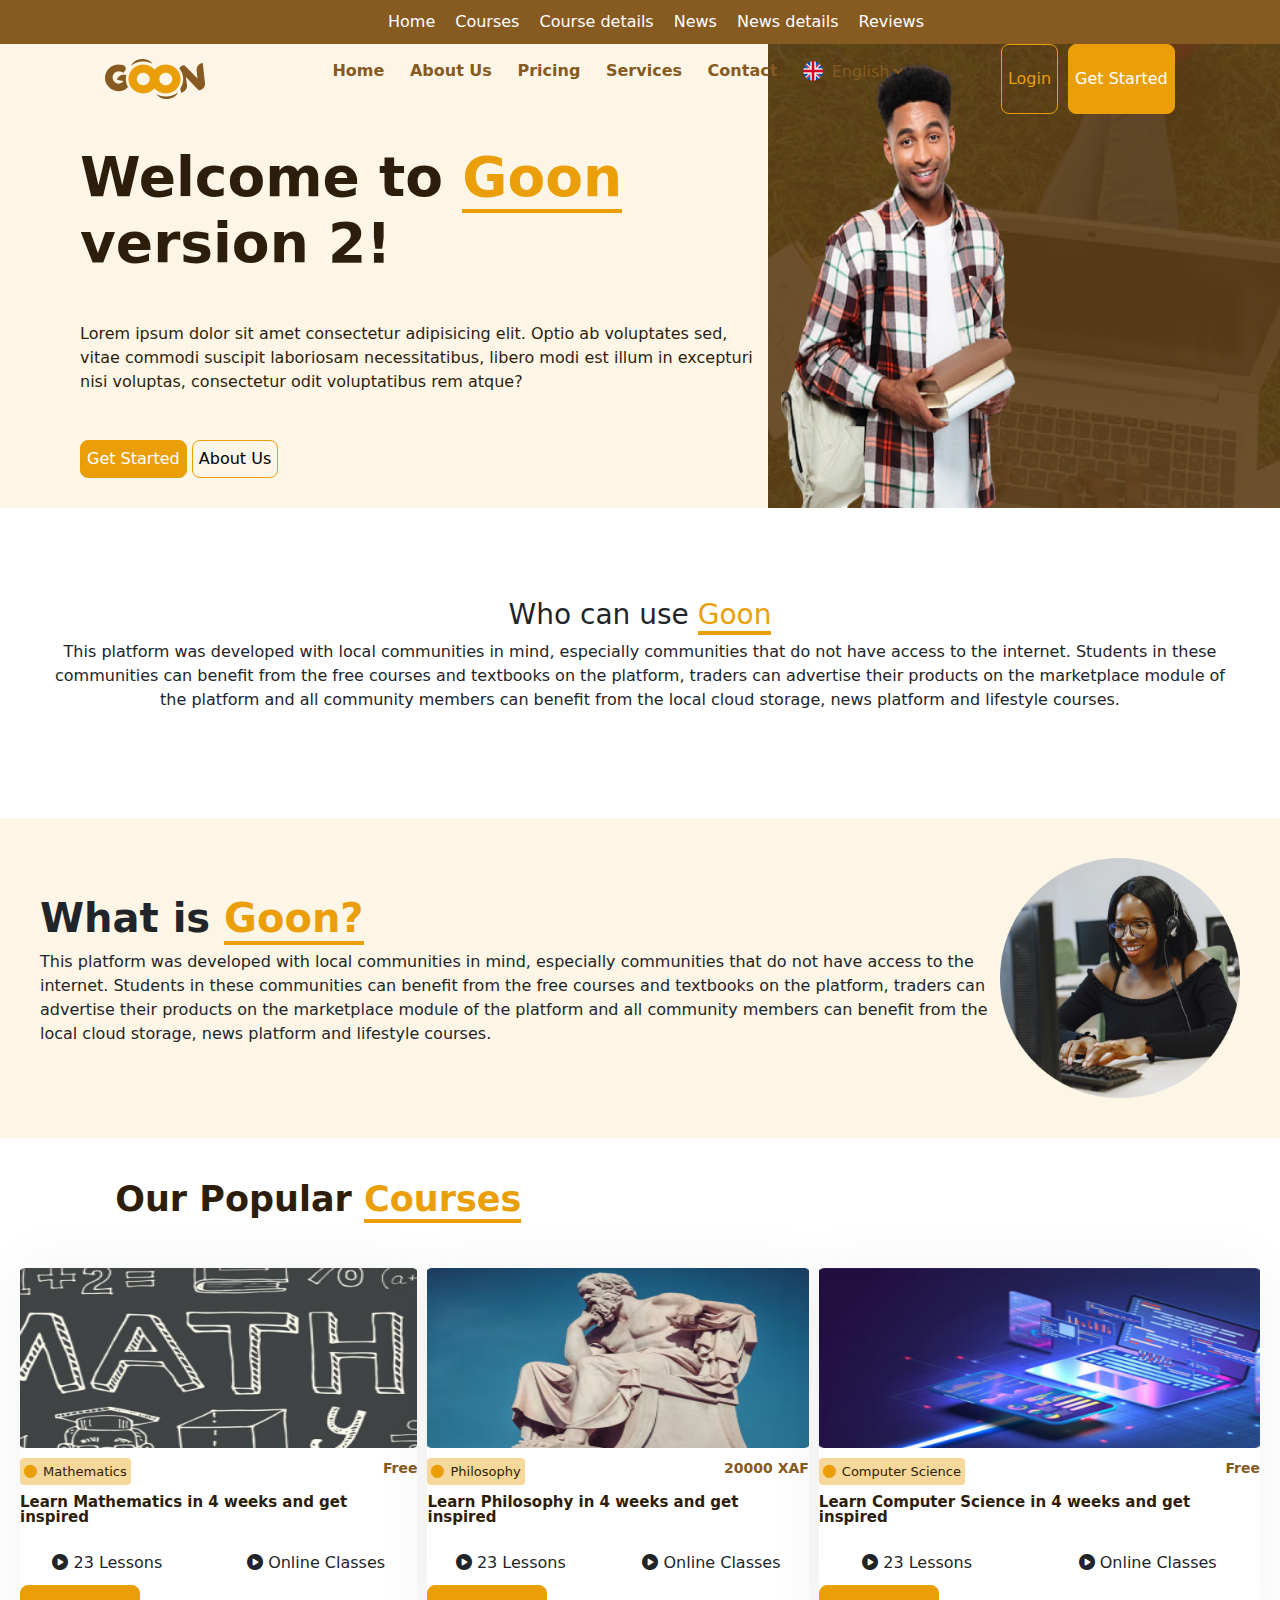
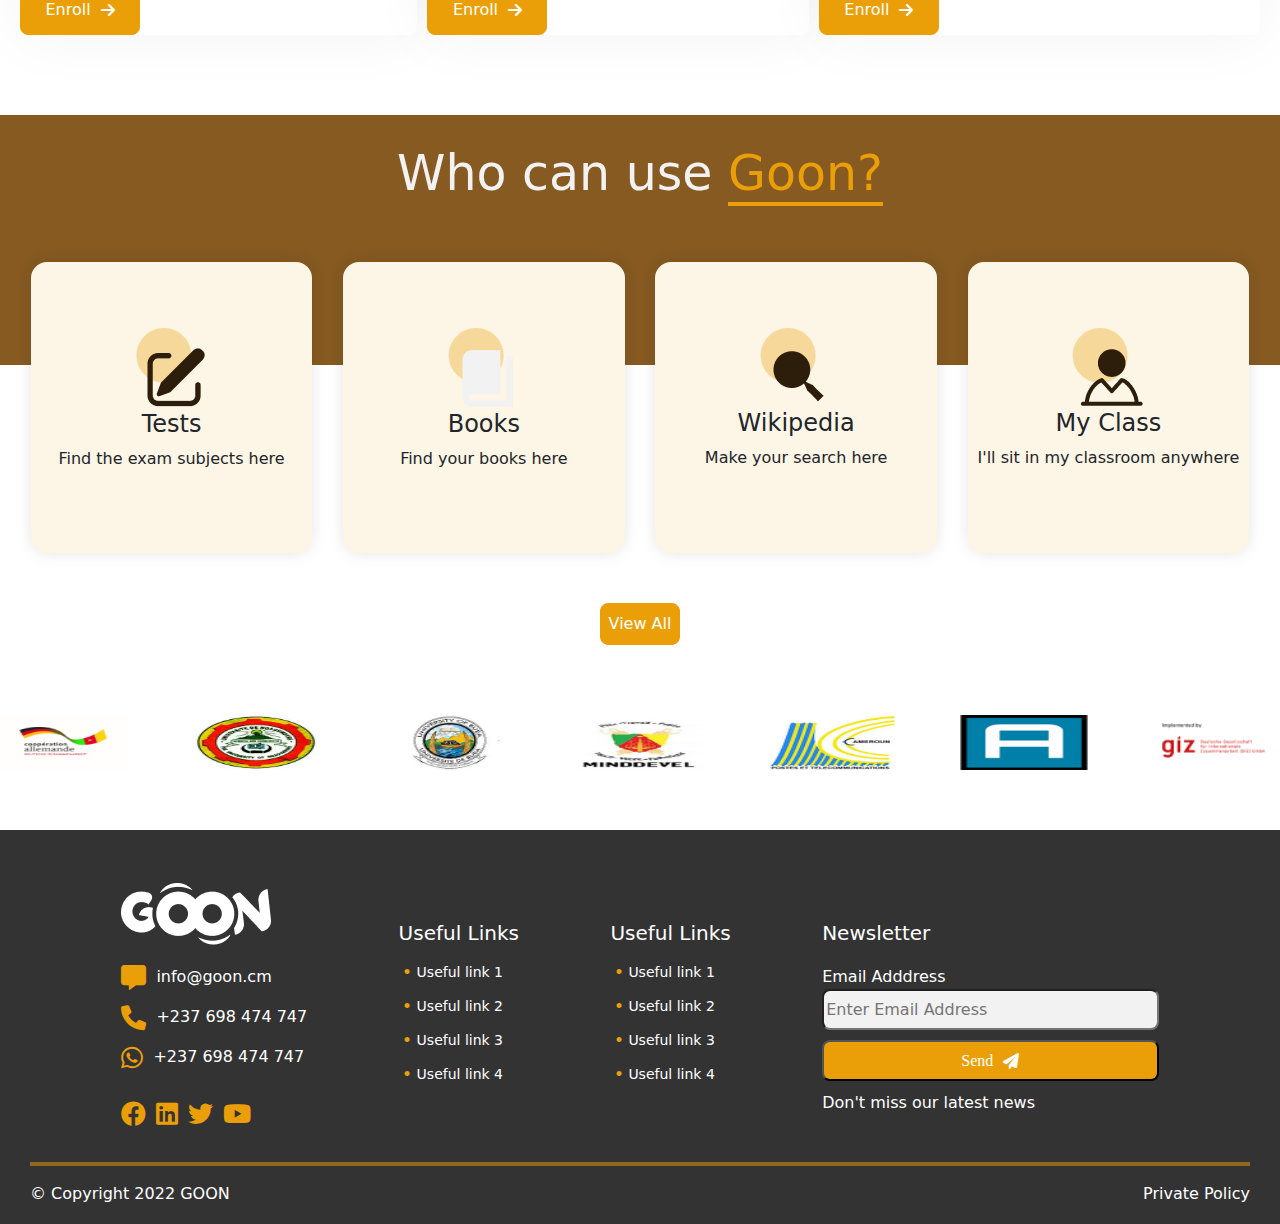
<file: index.html>
<!DOCTYPE html>
<html lang="en">

<head>
    <meta charset="UTF-8">
    <meta http-equiv="X-UA-Compatible" content="IE=edge">
    <meta name="viewport" content="width=device-width, initial-scale=1.0">
    <title>E-learning homepage</title>
    <link rel="stylesheet" href="/styles/style.css">
    <!-- <link rel="stylesheet" href="/bootstrap/css/bootstrap.min.css"> -->
    <link href="https://cdn.jsdelivr.net/npm/bootstrap@5.2.1/dist/css/bootstrap.min.css" rel="stylesheet"
        integrity="sha384-iYQeCzEYFbKjA/T2uDLTpkwGzCiq6soy8tYaI1GyVh/UjpbCx/TYkiZhlZB6+fzT" crossorigin="anonymous">
    <link rel="stylesheet" href="/fontawesome/css/all.min.css">
    <script src="script/javascript.js"></script>
</head>

<body>
    <div w3-include-html="homepage.html"></div>
    <section class="section-1">
        <div w3-include-html="header.html" class="main-header"></div>
        <div class="welcome">
            <div class="space">

            </div>
            <p class="goon-2">Welcome to <span class="goon-span"> Goon</span> version 2!</p>
            <p class="lorem">Lorem ipsum dolor sit amet consectetur adipisicing elit. Optio ab
                voluptates sed, vitae commodi suscipit laboriosam necessitatibus, libero modi
                est illum in excepturi nisi voluptas, consectetur odit voluptatibus rem atque?</p>
            <div class="section-buttons">
                <button class="get-started-header">Get Started</button>
                <button class="login-button">About Us</button>
            </div>
        </div>
        <div>
            <img src="/images/image1.png" class="image-1">
        </div>
    </section>

    <div class="space">

    </div>

    <section class="secto">
        <h3>Who can use <span class="goon-span">Goon</span></h3>
        <p class="para-2">This platform was developed with local communities in mind,
            especially communities that do not have access to the internet.
            Students in these communities can benefit from the free courses
            and textbooks on the platform, traders can advertise their products
            on the marketplace module of the platform and all community members
            can benefit from the local cloud storage, news platform and lifestyle courses.</p>
    </section>

    <div class="space">

    </div>

    <section class="section-2">
        <div>
            <h3>What is <span class="goon-span">Goon?</span></h3>
            <p>This platform was developed with local communities in mind,
                especially communities that do not have access to the internet.
                Students in these communities can benefit from the free courses
                and textbooks on the platform, traders can advertise their products
                on the marketplace module of the platform and all community members
                can benefit from the local cloud storage, news platform and lifestyle courses.</p>
        </div>
        <div>
            <img src="/images/Ellipse 2.png">
        </div>
    </section>

    <!-- boodies bodies bodies for Vitz -->

    <div class="space">

    </div>

    <section class="section-3">
        <div>
            <h3>Our Popular <span class="goon-span">Courses</span></h3>
        </div>

        <div class="section-3-content">
            <div class="course">
                <img src="/images/Rectangle 5.png" alt="" class="rectangle">
                <div class="maths-content">
                    <div>
                        <a class="mathsfree" role="button" href="#">
                            <i class="fas fa-circle"></i>Mathematics
                        </a>
                    </div>
                    <div>Free </div>
                </div>
                <div class="mathspara">
                    <p>Learn Mathematics in 4 weeks and get inspired</p>
                </div>
                <div class="maths-content-2">
                    <div><i class="fa-solid fa-circle-play"></i> 23 Lessons</div>
                    <div><i class="fa-solid fa-circle-play"></i> Online Classes</div>
                </div>
                <a class="maths-enroll" role="button" href="#">
                    Enroll <i class="fa-solid fa-arrow-right"></i>
                </a>
            </div>

            <div class="course">
                <img src="/images/Rectangle 5 (1).png" alt="" class="rectangle">
                <div class="maths-content">
                    <div>
                        <a class="mathsfree" role="button" href="#">
                            <i class="fas fa-circle"></i> Philosophy
                        </a>
                    </div>
                    <div>20000 XAF</div>
                </div>
                <div class="mathspara">
                    <p>Learn Philosophy in 4 weeks and get inspired</p>
                </div>
                <div class="maths-content-2">
                    <div><i class="fa-solid fa-circle-play"></i> 23 Lessons</div>
                    <div><i class="fa-solid fa-circle-play"></i> Online Classes</div>
                </div>
                <a class="maths-enroll" role="button" href="#">
                    Enroll <i class="fa-solid fa-arrow-right"></i>
                </a>
            </div>

            <div class="course">
                <img src="/images/Rectangle 5 (2).png" alt="" class="rectangle">
                <div class="maths-content">
                    <div>
                        <a class="mathsfree" role="button" href="#">
                            <i class="fas fa-circle"></i>Computer Science
                        </a>
                    </div>
                    <div>Free </div>
                </div>
                <div class="mathspara">
                    <p>Learn Computer Science in 4 weeks and get inspired</p>
                </div>
                <div class="maths-content-2">
                    <div><i class="fa-solid fa-circle-play"></i> 23 Lessons</div>
                    <div><i class="fa-solid fa-circle-play"></i> Online Classes</div>
                </div>
                <a class="maths-enroll" role="button" href="#">
                    Enroll <i class="fa-solid fa-arrow-right"></i>
                </a>
            </div>
        </div>
    </section>

    <div class="space">

    </div>

    <section class="section-4">
        <div class="section_courses">
            <div class="section-title">
                <h3>Who can use <span class="goon-span">Goon?</span></h3>
            </div>
            <div class="courses">
                <div class="columns">
                    <div class="cols">
                        <img src="/images/Group 1.png" alt="">
                        <h4 class="col-h">Tests</h4>
                        <p class="col-para">Find the exam subjects here</p>
                    </div>
                    <div class="cols">
                        <img src="/images/Group 1 (1).png" alt="">
                        <h4 class="col-h">Books</h4>
                        <p class="col-para">Find your books here</p>
                    </div>
                    <div class="cols">
                        <img src="/images/Group 1 (2).png" alt="">
                        <h4 class="col-h">Wikipedia</h4>
                        <p class="col-para">Make your search here</p>
                    </div>
                    <div class="cols">
                        <img src="/images/Group 1 (3).png" alt="">
                        <h4 class="col-h">My Class</h4>
                        <p class="col-para">I'll sit in my classroom anywhere</p>
                    </div>
                </div>
                <div class="cta">
                    <a class="view-all" role="button" href="courses.html">
                        View All
                    </a>
                </div>
            </div>
        </div>
    </section>

    <section class="imgs">
        <img src="/images/image 3.png" alt="">
        <img src="/images/image 4.png" alt="">
        <img src="/images/image 5.png" alt="">
        <img src="/images/image 6.png" alt="">
        <img src="/images/image 7.png" alt="">
        <img src="/images/image 8.png" alt="">
        <img src="/images/image 9.png" alt="">
    </section>

    <div class="space">

    </div>

    <div w3-include-html="footer.html"></div>
    <script>
        includeHTML();
    </script>
</body>

</html>
</file>
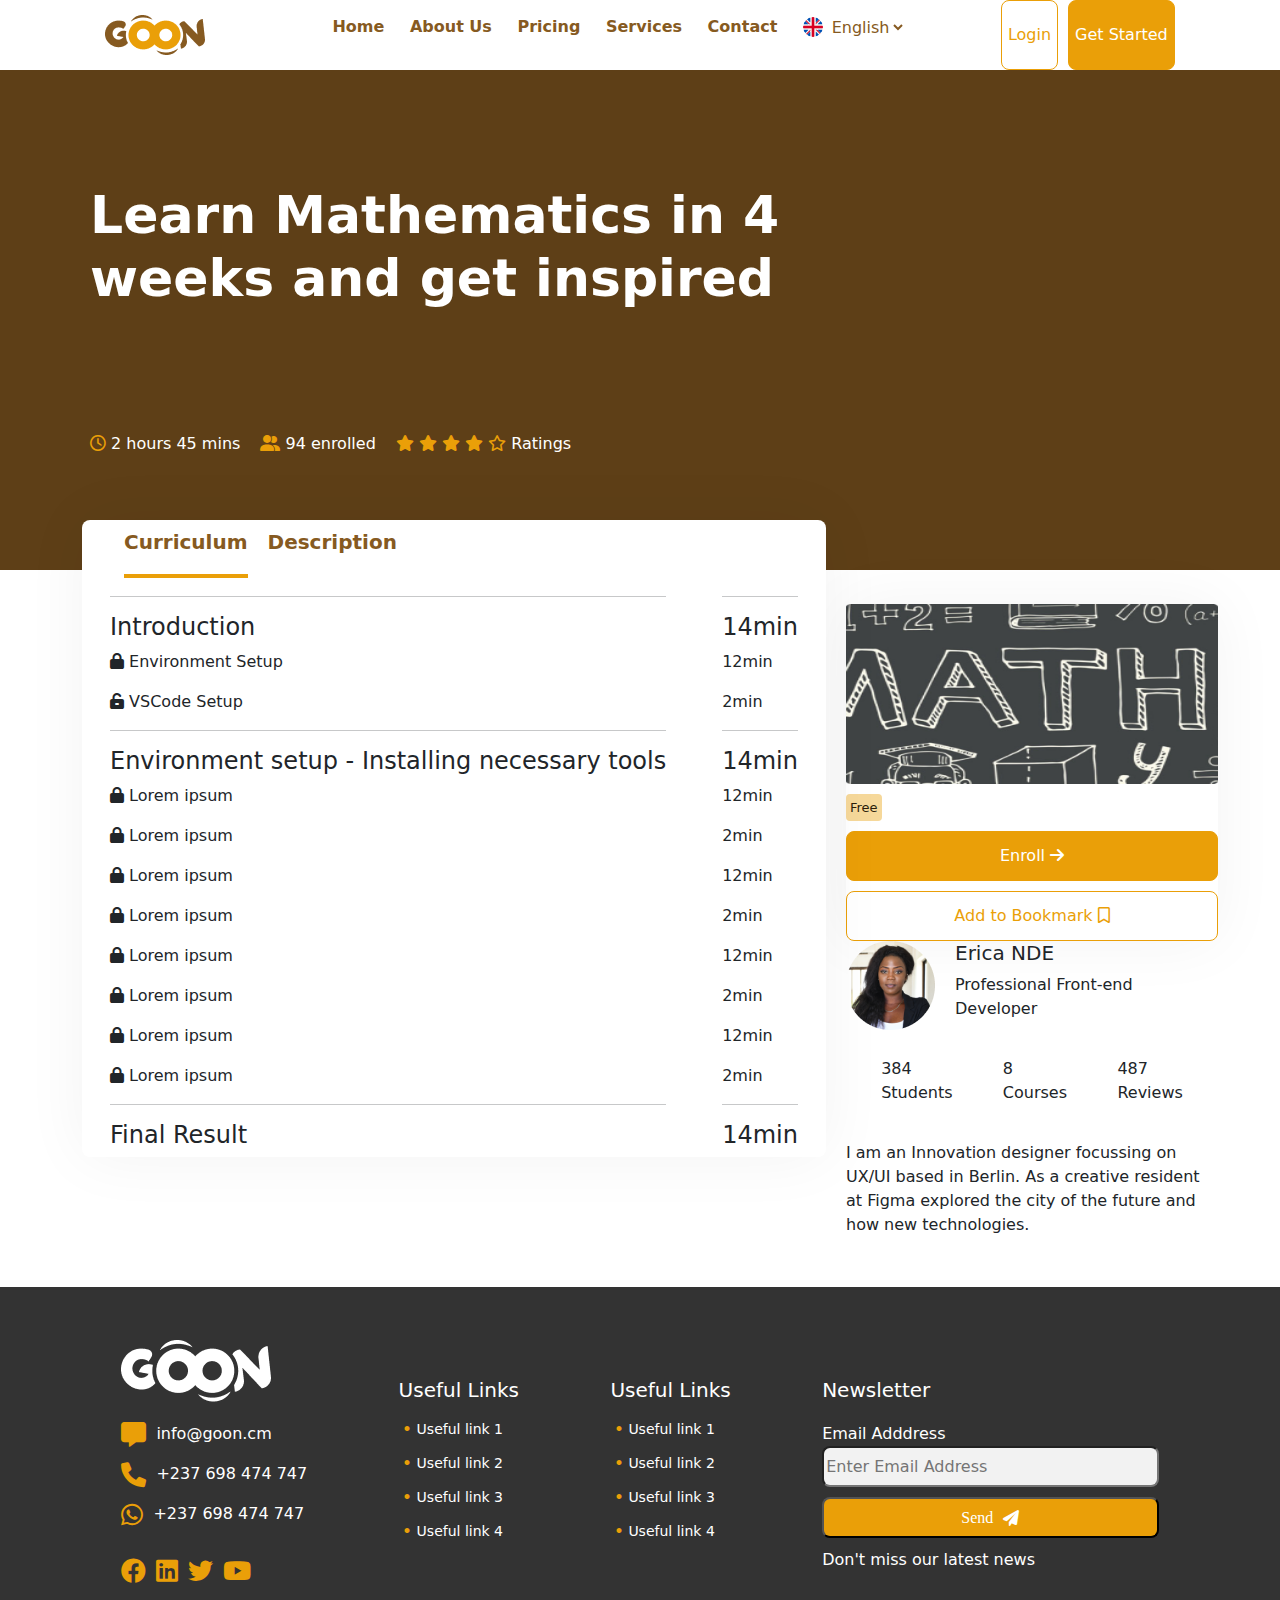
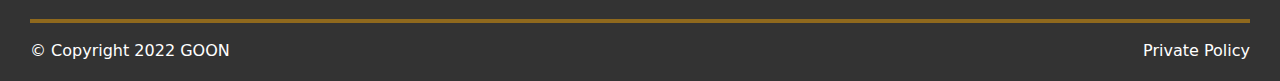
<file: course details.html>
<!DOCTYPE html>
<html lang="en">

<head>
    <meta charset="UTF-8">
    <meta http-equiv="X-UA-Compatible" content="IE=edge">
    <meta name="viewport" content="width=device-width, initial-scale=1.0">
    <title>Course Details</title>
    <link rel="stylesheet" href="/styles/style.css">
    <link rel="stylesheet" href="/styles/course-details.css">
    <link rel="stylesheet" href="/bootstrap/css/bootstrap.min.css">
    <link rel="stylesheet" href="/fontawesome/css/all.min.css">
    <script src="/script/javascript.js"></script>
</head>

<body>
    <div w3-include-html="header.html" class="top-header"></div>

    <div class="course-details-1">
        <h3>Learn Mathematics in 4<br> weeks and get inspired</h3>
        <div class="course-info">
            <div>
                <i class="fa-regular fa-clock"></i> 2 hours 45 mins 
            </div>
            <div>
                <i class="fa-solid fa-user-group"></i> 94 enrolled 
            </div>
            <div>
                <i class="fa-solid fa-star"></i> <i class="fa-solid fa-star"></i> <i class="fa-solid fa-star"></i> <i
                    class="fa-solid fa-star"></i> <i class="fa-regular fa-star"></i> Ratings
            </div>
        </div>
    </div>

    <section class="course-details-2">
        <div class="div-1">
            <nav class="div-1-nav">
                <ul>
                    <li><a href="" class="active"> Curriculum </a></li>
                    <li><a href=""> Description</a></li>
                </ul>
            </nav>
            <div class="part-1">
                <div>
                    <hr>
                    <h4>Introduction</h4>
                    <p><i class="fa-solid fa-lock"></i> Environment Setup</p>
                    <p><i class="fa-solid fa-unlock-keyhole"></i> VSCode Setup</p>
                    <hr>
                    <h4>Environment setup - Installing necessary tools</h4>
                    <p><i class="fa-solid fa-lock"></i> Lorem ipsum</p>
                    <p><i class="fa-solid fa-lock"></i> Lorem ipsum</p>
                    <p><i class="fa-solid fa-lock"></i> Lorem ipsum</p>
                    <p><i class="fa-solid fa-lock"></i> Lorem ipsum</p>
                    <p><i class="fa-solid fa-lock"></i> Lorem ipsum</p>
                    <p><i class="fa-solid fa-lock"></i> Lorem ipsum</p>
                    <p><i class="fa-solid fa-lock"></i> Lorem ipsum</p>
                    <p><i class="fa-solid fa-lock"></i> Lorem ipsum</p>
                    <hr>
                    <h4>Final Result</h4>
                </div>
                <div>
                    <hr>
                    <h4>14min</h4>
                    <p>12min</p>
                    <p>2min</p>
                    <hr>
                    <h4>14min</h4>
                    <p>12min</p>
                    <p>2min</p>
                    <p>12min</p>
                    <p>2min</p>
                    <p>12min</p>
                    <p>2min</p>
                    <p>12min</p>
                    <p>2min</p>
                    <hr>
                    <h4>14min</h4>
                </div>
            </div>
        </div>
        <div class="div-2">
            <div class="course">
                <img src="/images/Rectangle 5.png" alt="" class="rectangle">
                <div class="maths-content">
                    <div class="mathsfree">Free </div>
                </div>
                <button class="details-maths-enroll">
                    Enroll <i class="fa-solid fa-arrow-right"></i>
                </button>
                <button class="details-maths-enroll-2">
                    Add to Bookmark <i class="fa-regular fa-bookmark"></i>
                </button>

            </div>
            <div>
                <div class="erica">
                    <div><img src="/images/Ellipse 11.png" alt=""></div>
                    <div>
                        <h5>Erica NDE</h5>
                        <p>Professional Front-end Developer</p>
                    </div>
                    
                </div>
            </div>
            <div class="review">
                <p>384<br> Students</p>
                <p>8<br> Courses</p>
                <p>487<br> Reviews</p>
            </div>
            <div>
                <p>I am an Innovation designer focussing on UX/UI based in Berlin. As a creative resident at Figma
                    explored the city of the future and how new technologies. </p>
            </div>
        </div>

    </section>

    <div w3-include-html="footer.html"></div>
    <script>
        includeHTML();
    </script>
</body>

</html>
</file>
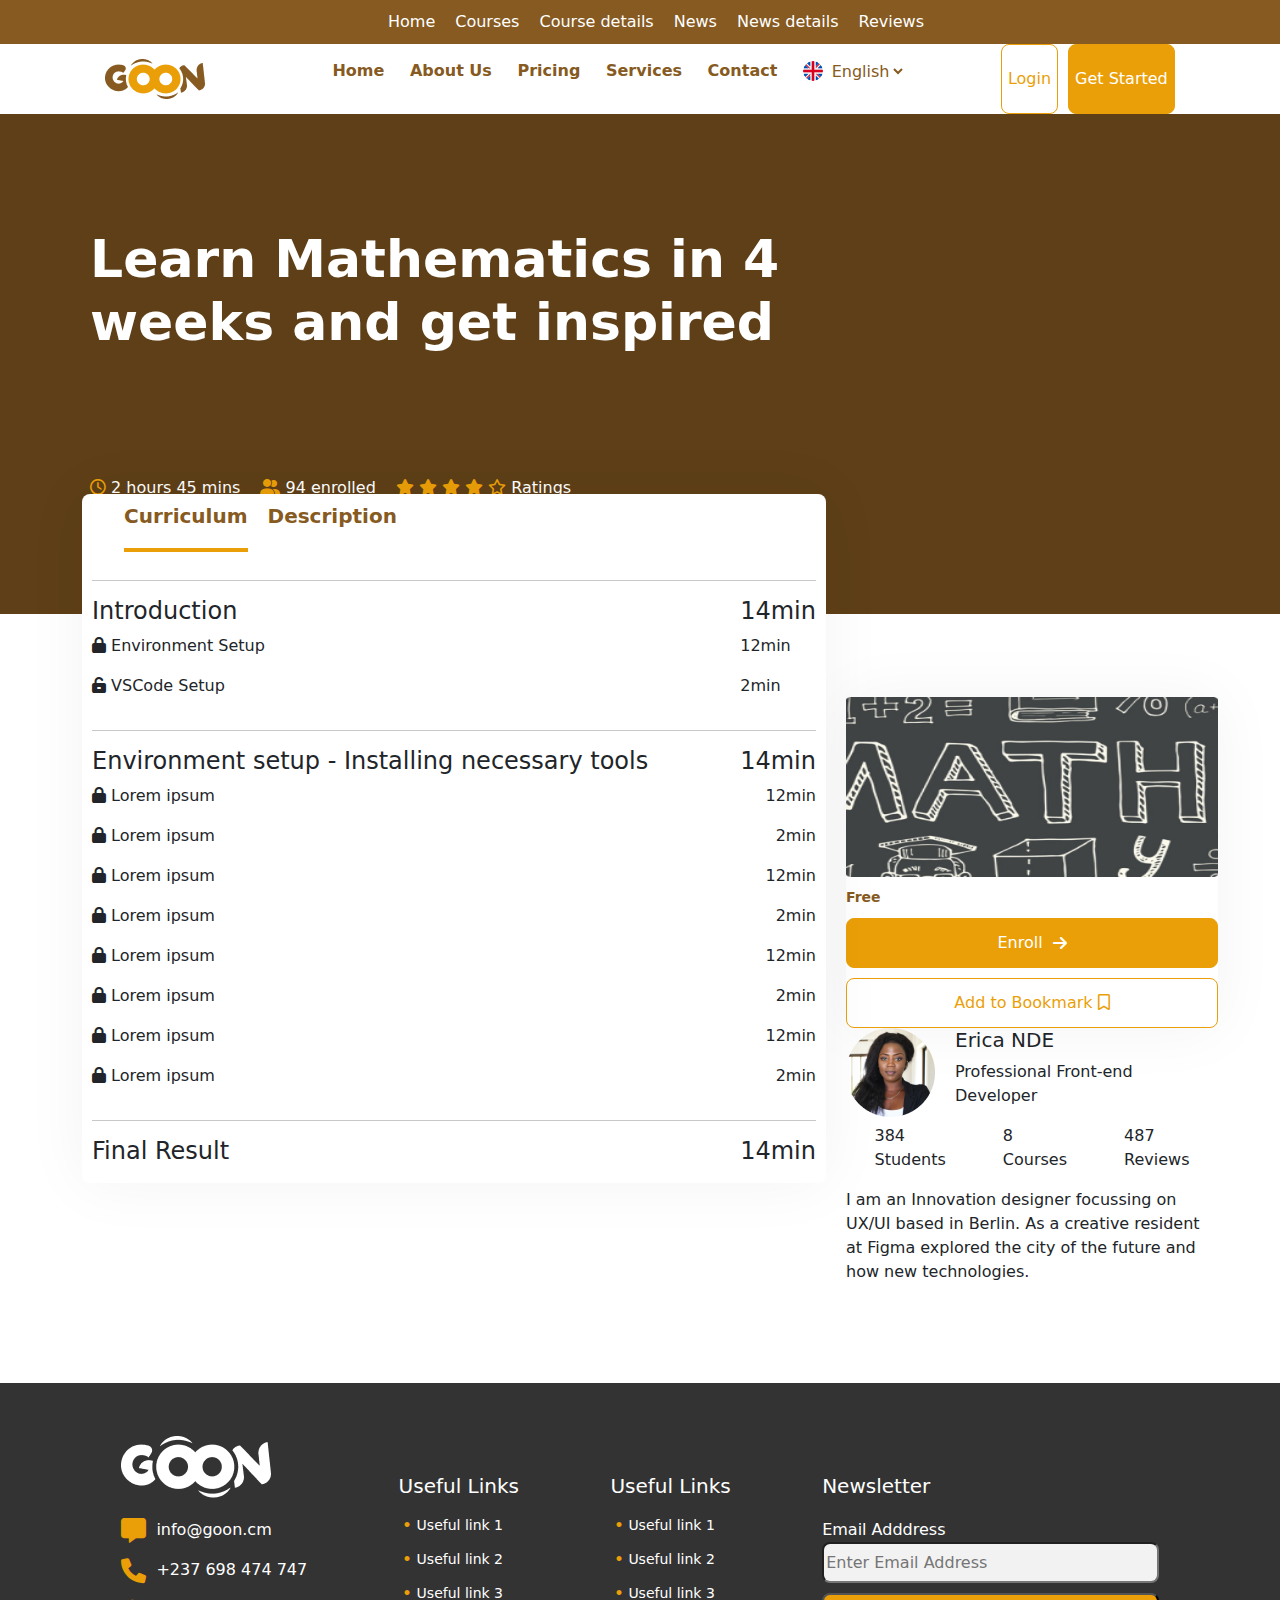
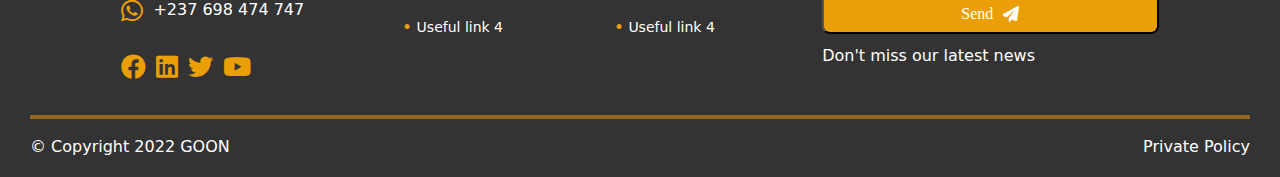
<file: course_details.html>
<!DOCTYPE html>
<html lang="en">

<head>
    <meta charset="UTF-8">
    <meta http-equiv="X-UA-Compatible" content="IE=edge">
    <meta name="viewport" content="width=device-width, initial-scale=1.0">
    <title>Course Details</title>
    <link rel="stylesheet" href="/styles/style.css">
    <link rel="stylesheet" href="/styles/course_details.css">
    <link rel="stylesheet" href="/bootstrap/css/bootstrap.min.css">
    <link rel="stylesheet" href="/fontawesome/css/all.min.css">
    <script src="/script/javascript.js"></script>
</head>

<body>
    <div w3-include-html="homepage.html"></div>
    <div w3-include-html="header.html" class="top-header"></div>
    <div class="course-details-1">
        <h3>Learn Mathematics in 4<br> weeks and get inspired</h3>
        <div class="course-info">
            <div>
                <i class="fa-regular fa-clock"></i> 2 hours 45 mins
            </div>
            <div>
                <i class="fa-solid fa-user-group"></i> 94 enrolled
            </div>
            <div>
                <i class="fa-solid fa-star"></i> <i class="fa-solid fa-star"></i> <i class="fa-solid fa-star"></i> <i
                    class="fa-solid fa-star"></i> <i class="fa-regular fa-star"></i> Ratings
            </div>
        </div>
    </div>

    <section class="course-details-2">
        <div class="div-1">
            <nav class="div-1-nav">
                <ul>
                    <li><a href="" class="active"> Curriculum </a></li>
                    <li><a href=""> Description</a></li>
                </ul>
            </nav>
            <div class="part-1">
                <hr>
                <div class="information">
                    <div>
                        <h4>Introduction</h4>
                        <p><i class="fa-solid fa-lock"></i> Environment Setup</p>
                        <p><i class="fa-solid fa-unlock-keyhole"></i> VSCode Setup</p>
                    </div>

                    <div>
                        <h4>14min</h4>
                        <p>12min</p>
                        <p>2min</p>
                    </div>
                </div>
                <hr>
                <div class="information-1">
                    <div class="information">
                        <div>
                            <h4>Environment setup - Installing necessary tools</h4>
                        </div>
                        <div>
                            <h4>14min</h4>
                        </div>
                    </div>
                    <div class="information">
                        <div>
                            <p><i class="fa-solid fa-lock"></i> Lorem ipsum</p>
                        </div>
                        <div>
                            <p>12min</p>
                        </div>
                    </div>
                    <div class="information">
                        <div>
                            <p><i class="fa-solid fa-lock"></i> Lorem ipsum</p>
                        </div>
                        <div>
                            <p>2min</p>
                        </div>
                    </div>
                    <div class="information">
                        <div>
                            <p><i class="fa-solid fa-lock"></i> Lorem ipsum</p>
                        </div>
                        <div>
                            <p>12min</p>
                        </div>
                    </div>
                    <div class="information">
                        <div>
                            <p><i class="fa-solid fa-lock"></i> Lorem ipsum</p>
                        </div>
                        <div>
                            <p>2min</p>
                        </div>
                    </div>
                    <div class="information">
                        <div>
                            <p><i class="fa-solid fa-lock"></i> Lorem ipsum</p>
                        </div>
                        <div>
                            <p>12min</p>
                        </div>
                    </div>
                    <div class="information">
                        <div>
                            <p><i class="fa-solid fa-lock"></i> Lorem ipsum</p>
                        </div>
                        <div>
                            <p>2min</p>
                        </div>
                    </div>
                    <div class="information">
                        <div>
                            <p><i class="fa-solid fa-lock"></i> Lorem ipsum</p>
                        </div>
                        <div>
                            <p>12min</p>
                        </div>
                    </div>
                    <div class="information">
                        <div>
                            <p><i class="fa-solid fa-lock"></i> Lorem ipsum</p>
                        </div>
                        <div>
                            <p>2min</p>
                        </div>
                    </div>
                </div>
                <hr>
                <div class="information">
                    <div>
                        <h4>Final Result</h4>
                    </div>

                    <div>
                        <h4>14min</h4>
                    </div>
                </div>
            </div>
        </div>
        <div class="div-2">
            <div class="course">
                <img src="/images/Rectangle 5.png" alt="" class="rectangle">
                <div class="maths-content">
                    Free
                </div>
                <a class="details-maths-enroll" role="button" href="#">
                    Enroll <i class="fa-solid fa-arrow-right"></i>
                </a>
                <button class="details-maths-enroll-2">
                    Add to Bookmark <i class="fa-regular fa-bookmark"></i>
                </button>
            </div>
            <div class="erica">
                <div><img src="/images/Ellipse 11.png" alt=""></div>
                <div>
                    <h5>Erica NDE</h5>
                    <p>Professional Front-end Developer</p>
                </div>
            </div>
            <div class="review">
                <p>384<br> Students</p>
                <p>8<br> Courses</p>
                <p>487<br> Reviews</p>
            </div>
            <div>
                <p>I am an Innovation designer focussing on UX/UI based in Berlin. As a creative resident at Figma
                    explored the city of the future and how new technologies. </p>
            </div>
        </div>
    </section>

    <div w3-include-html="footer.html"></div>
    <script>
        includeHTML();
    </script>
</body>

</html>
</file>
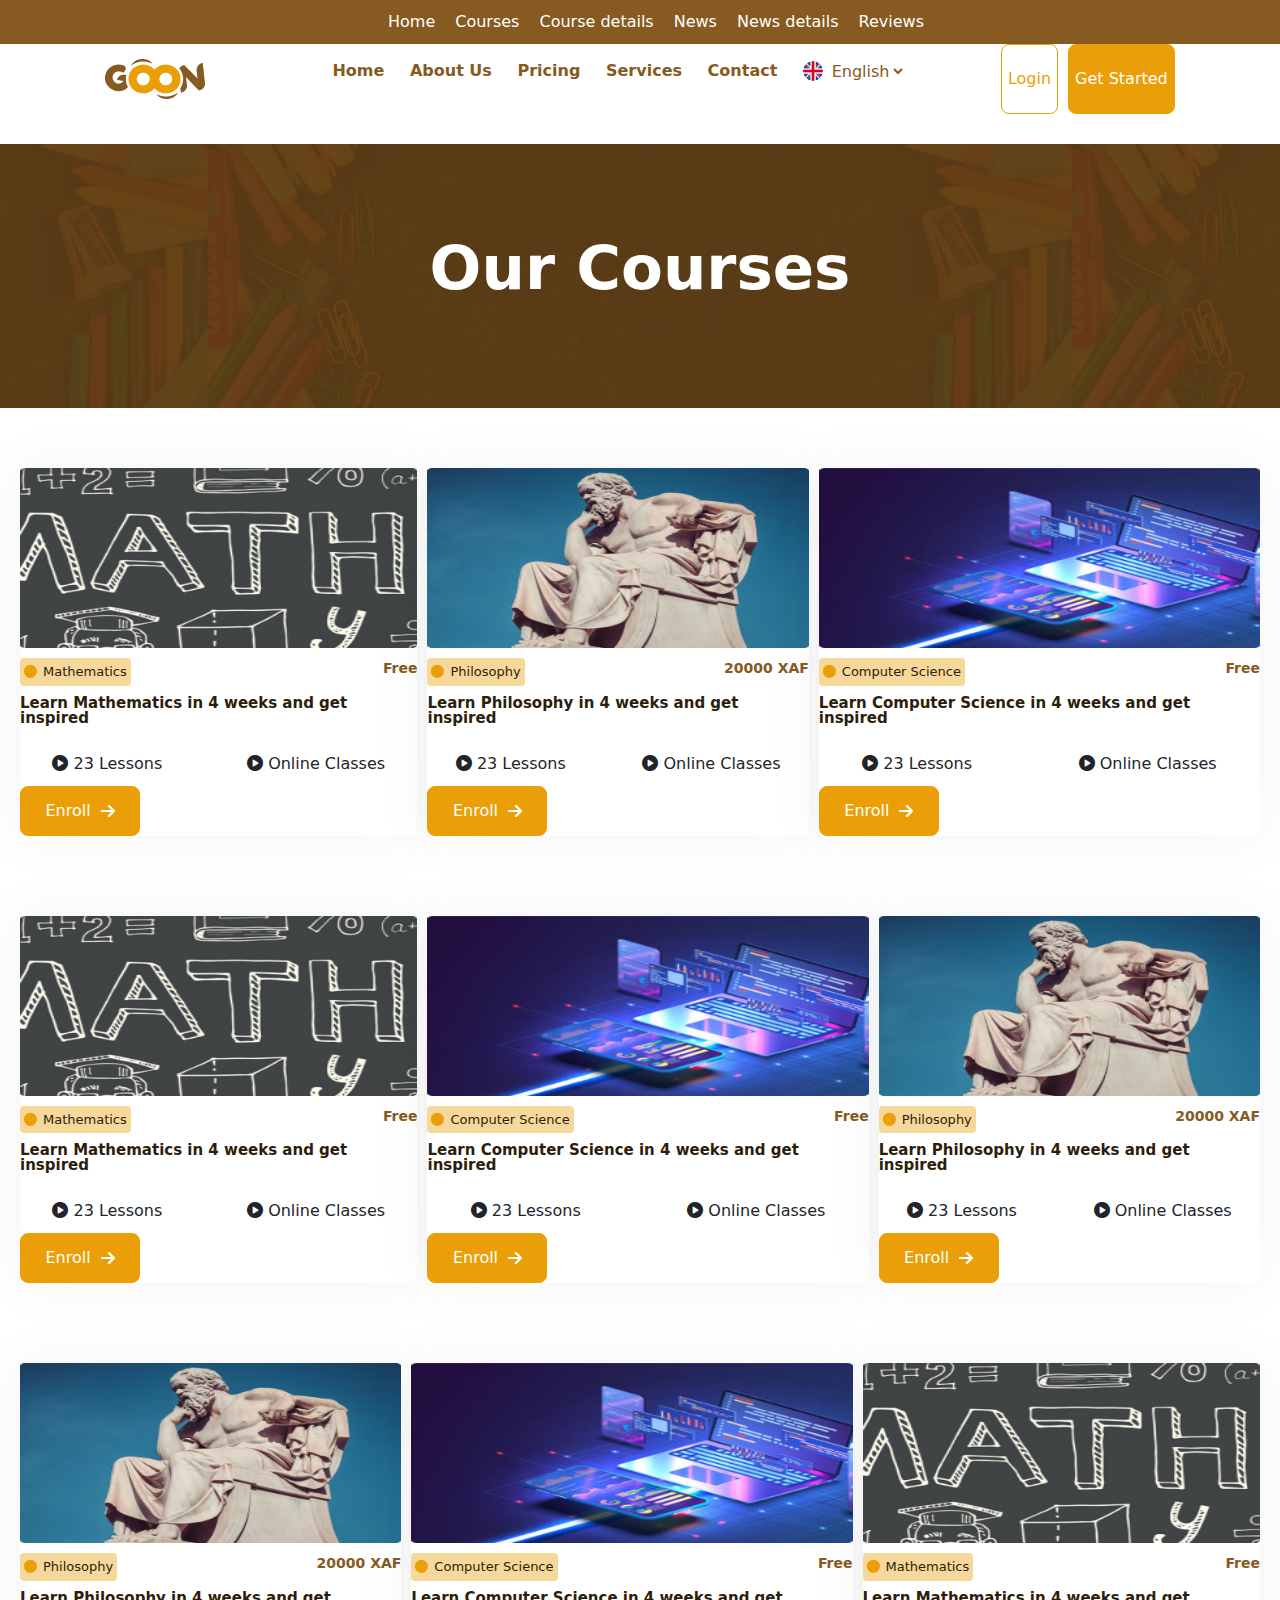
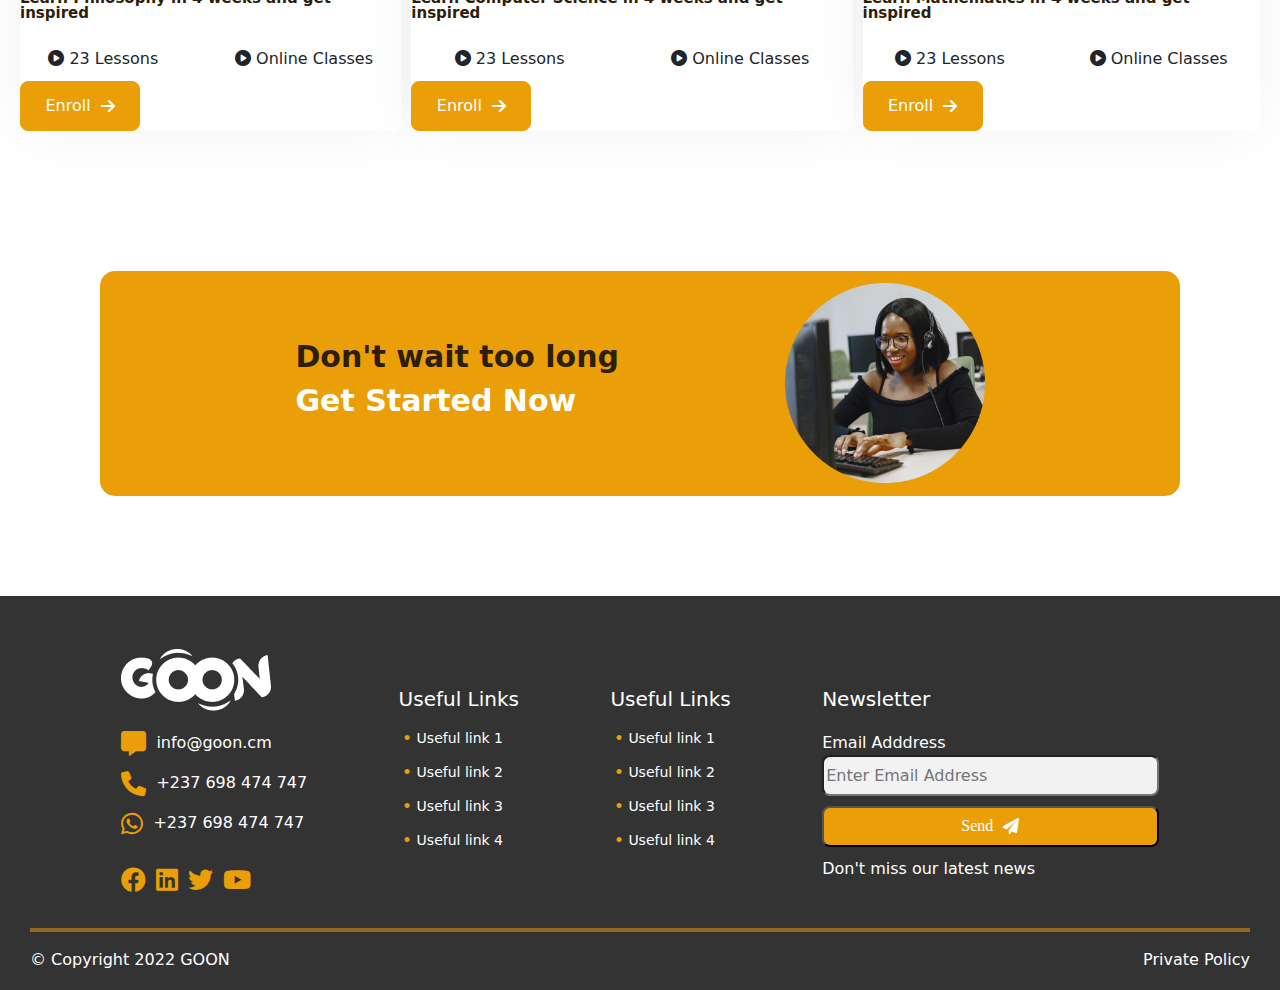
<file: courses.html>
<!DOCTYPE html>
<html lang="en">

<head>
    <meta charset="UTF-8">
    <meta http-equiv="X-UA-Compatible" content="IE=edge">
    <meta name="viewport" content="width=device-width, initial-scale=1.0">
    <title>Our Courses</title>
    <link rel="stylesheet" href="/styles/style.css">
    <link rel="stylesheet" href="/styles/courses.css">
    <link rel="stylesheet" href="/bootstrap/css/bootstrap.min.css">
    <link rel="stylesheet" href="/fontawesome/css/all.min.css">
    <script src="/script/javascript.js"></script>
</head>

<body>
    <div w3-include-html="homepage.html"></div>
    <div w3-include-html="header.html"></div>
    <div class="courses">
        <p class="courses-para">Our Courses</p>
    </div>
    <section class="section-3-course">
        <div class="section-3-content">
            <div class="course">
                <img src="/images/Rectangle 5.png" alt="" class="rectangle">
                <div class="maths-content">
                    <div>
                        <a class="mathsfree" role="button" href="#">
                            <i class="fas fa-circle"></i>Mathematics
                        </a>
                    </div>
                    <div>Free </div>
                </div>
                <div class="mathspara">
                    <p>Learn Mathematics in 4 weeks and get inspired</p>
                </div>
                <div class="maths-content-2">
                    <div><i class="fa-solid fa-circle-play"></i> 23 Lessons</div>
                    <div><i class="fa-solid fa-circle-play"></i> Online Classes</div>
                </div>
                <a class="maths-enroll" role="button" href="#">
                    Enroll <i class="fa-solid fa-arrow-right"></i>
                </a>
            </div>

            <div class="course">
                <img src="/images/Rectangle 5 (1).png" alt="" class="rectangle">
                <div class="maths-content">
                    <div>
                        <a class="mathsfree" role="button" href="#">
                            <i class="fas fa-circle"></i> Philosophy 
                        </a>
                    </div>
                    <div>20000 XAF</div>
                </div>
                <div class="mathspara">
                    <p>Learn Philosophy in 4 weeks and get inspired</p>
                </div>
                <div class="maths-content-2">
                    <div><i class="fa-solid fa-circle-play"></i> 23 Lessons</div>
                    <div><i class="fa-solid fa-circle-play"></i> Online Classes</div>
                </div>
                <a class="maths-enroll" role="button" href="#">
                    Enroll <i class="fa-solid fa-arrow-right"></i>
                </a>
            </div>

            <div class="course">
                <img src="/images/Rectangle 5 (2).png" alt="" class="rectangle">
                <div class="maths-content">
                    <div>
                        <a class="mathsfree" role="button" href="#">
                            <i class="fas fa-circle"></i>Computer Science
                        </a>
                    </div>
                    <div>Free </div>
                </div>
                <div class="mathspara">
                    <p>Learn Computer Science in 4 weeks and get inspired</p>
                </div>
                <div class="maths-content-2">
                    <div><i class="fa-solid fa-circle-play"></i> 23 Lessons</div>
                    <div><i class="fa-solid fa-circle-play"></i> Online Classes</div>
                </div>
                <a class="maths-enroll" role="button" href="#">
                    Enroll <i class="fa-solid fa-arrow-right"></i>
                </a>
            </div>
        </div>

        <div class="section-3-content">
            <div class="course">
                <img src="/images/Rectangle 5.png" alt="" class="rectangle">
                <div class="maths-content">
                    <div>
                        <a class="mathsfree" role="button" href="#">
                            <i class="fas fa-circle"></i>Mathematics
                        </a>
                    </div>
                    <div>Free </div>
                </div>
                <div class="mathspara">
                    <p>Learn Mathematics in 4 weeks and get inspired</p>
                </div>
                <div class="maths-content-2">
                    <div><i class="fa-solid fa-circle-play"></i> 23 Lessons</div>
                    <div><i class="fa-solid fa-circle-play"></i> Online Classes</div>
                </div>
                <a class="maths-enroll" role="button" href="#">
                    Enroll <i class="fa-solid fa-arrow-right"></i>
                </a>
            </div>

            <div class="course">
                <img src="/images/Rectangle 5 (2).png" alt="" class="rectangle">
                <div class="maths-content">
                    <div>
                        <a class="mathsfree" role="button" href="#">
                            <i class="fas fa-circle"></i>Computer Science
                        </a>
                    </div>
                    <div>Free </div>
                </div>
                <div class="mathspara">
                    <p>Learn Computer Science in 4 weeks and get inspired</p>
                </div>
                <div class="maths-content-2">
                    <div><i class="fa-solid fa-circle-play"></i> 23 Lessons</div>
                    <div><i class="fa-solid fa-circle-play"></i> Online Classes</div>
                </div>
                <a class="maths-enroll" role="button" href="#">
                    Enroll <i class="fa-solid fa-arrow-right"></i>
                </a>
            </div>

            <div class="course">
                <img src="/images/Rectangle 5 (1).png" alt="" class="rectangle">
                <div class="maths-content">
                    <div>
                        <a class="mathsfree" role="button" href="#">
                            <i class="fas fa-circle"></i> Philosophy 
                        </a>
                    </div>
                    <div>20000 XAF</div>
                </div>
                <div class="mathspara">
                    <p>Learn Philosophy in 4 weeks and get inspired</p>
                </div>
                <div class="maths-content-2">
                    <div><i class="fa-solid fa-circle-play"></i> 23 Lessons</div>
                    <div><i class="fa-solid fa-circle-play"></i> Online Classes</div>
                </div>
                <a class="maths-enroll" role="button" href="#">
                    Enroll <i class="fa-solid fa-arrow-right"></i>
                </a>
            </div>
        </div>

        <div class="section-3-content">
            <div class="course">
                <img src="/images/Rectangle 5 (1).png" alt="" class="rectangle">
                <div class="maths-content">
                    <div>
                        <a class="mathsfree" role="button" href="#">
                            <i class="fas fa-circle"></i> Philosophy 
                        </a>
                    </div>
                    <div>20000 XAF</div>
                </div>
                <div class="mathspara">
                    <p>Learn Philosophy in 4 weeks and get inspired</p>
                </div>
                <div class="maths-content-2">
                    <div><i class="fa-solid fa-circle-play"></i> 23 Lessons</div>
                    <div><i class="fa-solid fa-circle-play"></i> Online Classes</div>
                </div>
                <a class="maths-enroll" role="button" href="#">
                    Enroll <i class="fa-solid fa-arrow-right"></i>
                </a>
            </div>

            <div class="course">
                <img src="/images/Rectangle 5 (2).png" alt="" class="rectangle">
                <div class="maths-content">
                    <div>
                        <a class="mathsfree" role="button" href="#">
                            <i class="fas fa-circle"></i>Computer Science
                        </a>
                    </div>
                    <div>Free </div>
                </div>
                <div class="mathspara">
                    <p>Learn Computer Science in 4 weeks and get inspired</p>
                </div>
                <div class="maths-content-2">
                    <div><i class="fa-solid fa-circle-play"></i> 23 Lessons</div>
                    <div><i class="fa-solid fa-circle-play"></i> Online Classes</div>
                </div>
                <a class="maths-enroll" role="button" href="#">
                    Enroll <i class="fa-solid fa-arrow-right"></i>
                </a>
            </div>

            <div class="course">
                <img src="/images/Rectangle 5.png" alt="" class="rectangle">
                <div class="maths-content">
                    <div>
                        <a class="mathsfree" role="button" href="#">
                            <i class="fas fa-circle"></i>Mathematics
                        </a>
                    </div>
                    <div>Free </div>
                </div>
                <div class="mathspara">
                    <p>Learn Mathematics in 4 weeks and get inspired</p>
                </div>
                <div class="maths-content-2">
                    <div><i class="fa-solid fa-circle-play"></i> 23 Lessons</div>
                    <div><i class="fa-solid fa-circle-play"></i> Online Classes</div>
                </div>
                <a class="maths-enroll" role="button" href="#">
                    Enroll <i class="fa-solid fa-arrow-right"></i>
                </a>
            </div>
        </div>
    </section>

    <div class="get-started">
        <section class="section-2-course">
            <div>
                <h3 class="phrase-1">Don't wait too long</h3>
                <h3 class="phrase-2">Get Started Now</h3>
               </div>
            <div>
                <img src="/images/Ellipse 2.png">
            </div>
        </section>
    </div>

    <div w3-include-html="footer.html"></div>
    <script>
        includeHTML();
    </script>
</body>

</html>
</file>
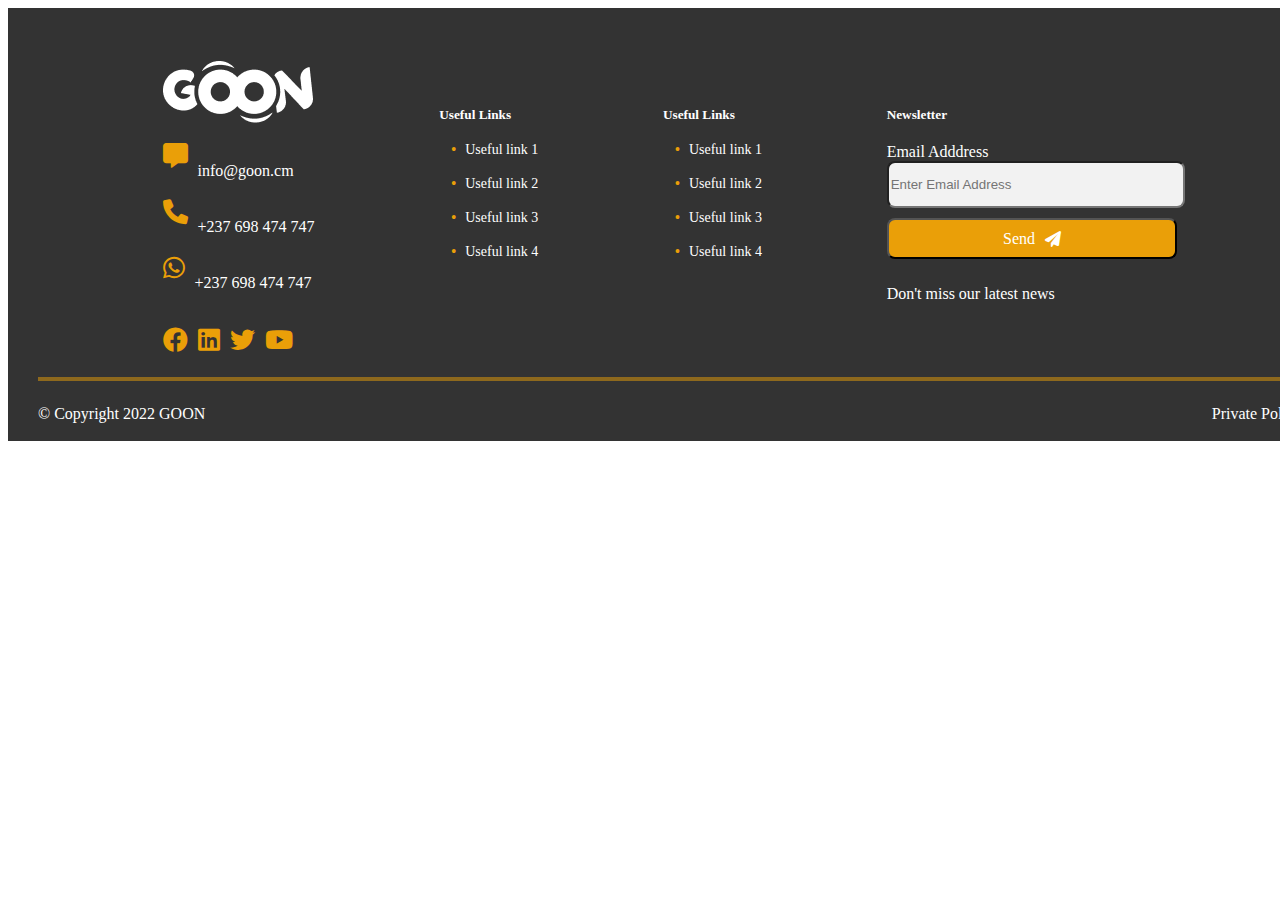
<file: footer.html>
<!DOCTYPE html>
<html lang="en">

<head>
    <meta charset="UTF-8">
    <meta http-equiv="X-UA-Compatible" content="IE=edge">
    <meta name="viewport" content="width=device-width, initial-scale=1.0">
    <title>Footer</title>
    <link rel="stylesheet" href="/styles/footer.css">
    <link rel="stylesheet" href="/styles/style.css">
    <link rel="stylesheet" href="/fontawesome/css/all.min.css">
</head>

<body>
    <footer class="footer-2">
        <div class="footer-top">
            <div class="footer-content">
                <div class="footer_title">
                    <img src="/images/logo2.png" alt="">
                </div>
                <ul class="contact">
                    <li class="contact-item"><i class="fa-solid fa-message"></i>
                        <p> info@goon.cm</p>
                    </li>
                    <li class="contact-item"><i class="fa-solid fa-phone"></i>
                        <p> +237 698 474 747</p>
                    </li>
                    <li class="contact-item"><i class="fa-brands fa-whatsapp"></i>
                        <p> +237 698 474 747</p>
                    </li>
                </ul>
                <ul class="social">
                    <li><i class="fa-brands fa-facebook"></i></li>
                    <li><i class="fa-brands fa-linkedin"></i></li>
                    <li><i class="fa-brands fa-twitter"></i></li>
                    <li><i class="fa-brands fa-youtube"></i></li>
                </ul>
            </div>
            <div class="footer-links">
                <div class="footer_title">
                    <h5>Useful Links</h5>
                </div>

                <ul class="link-list">
                    <li class="list-item">Useful link 1</li>
                    <li class="list-item">Useful link 2</li>
                    <li class="list-item">Useful link 3</li>
                    <li class="list-item">Useful link 4</li>
                </ul>
            </div>
            <div class="footer-links">
                <div class="footer_title">
                    <h5>Useful Links</h5>
                </div>

                <ul class="link-list">
                    <li class="list-item">Useful link 1</li>
                    <li class="list-item">Useful link 2</li>
                    <li class="list-item">Useful link 3</li>
                    <li class="list-item">Useful link 4</li>
                </ul>
            </div>
            <div class="footer_newsletter">
                <div class="footer_title">
                    <h5>Newsletter</h5>
                </div>

                <form class="form" action="">
                    <div class="email-group">
                        <label for="email">Email Adddress</label>
                        <input type="email" placeholder="Enter Email Address" name="email">
                    </div>
                    <div>
                        <button class="submit-button">
                            Send <i class="fa-solid fa-paper-plane"></i>
                        </button>
                    </div>
                    <p class="info">Don't miss our latest news</p>
                </form>
            </div>
        </div>
        <hr class="line-2">

        <div class="footer-bottom">
            <p class="copyright">&copy; Copyright 2022 GOON</p>
            <p class="policy">Private Policy</p>
        </div>
    </footer>
</body>

</html>
</file>
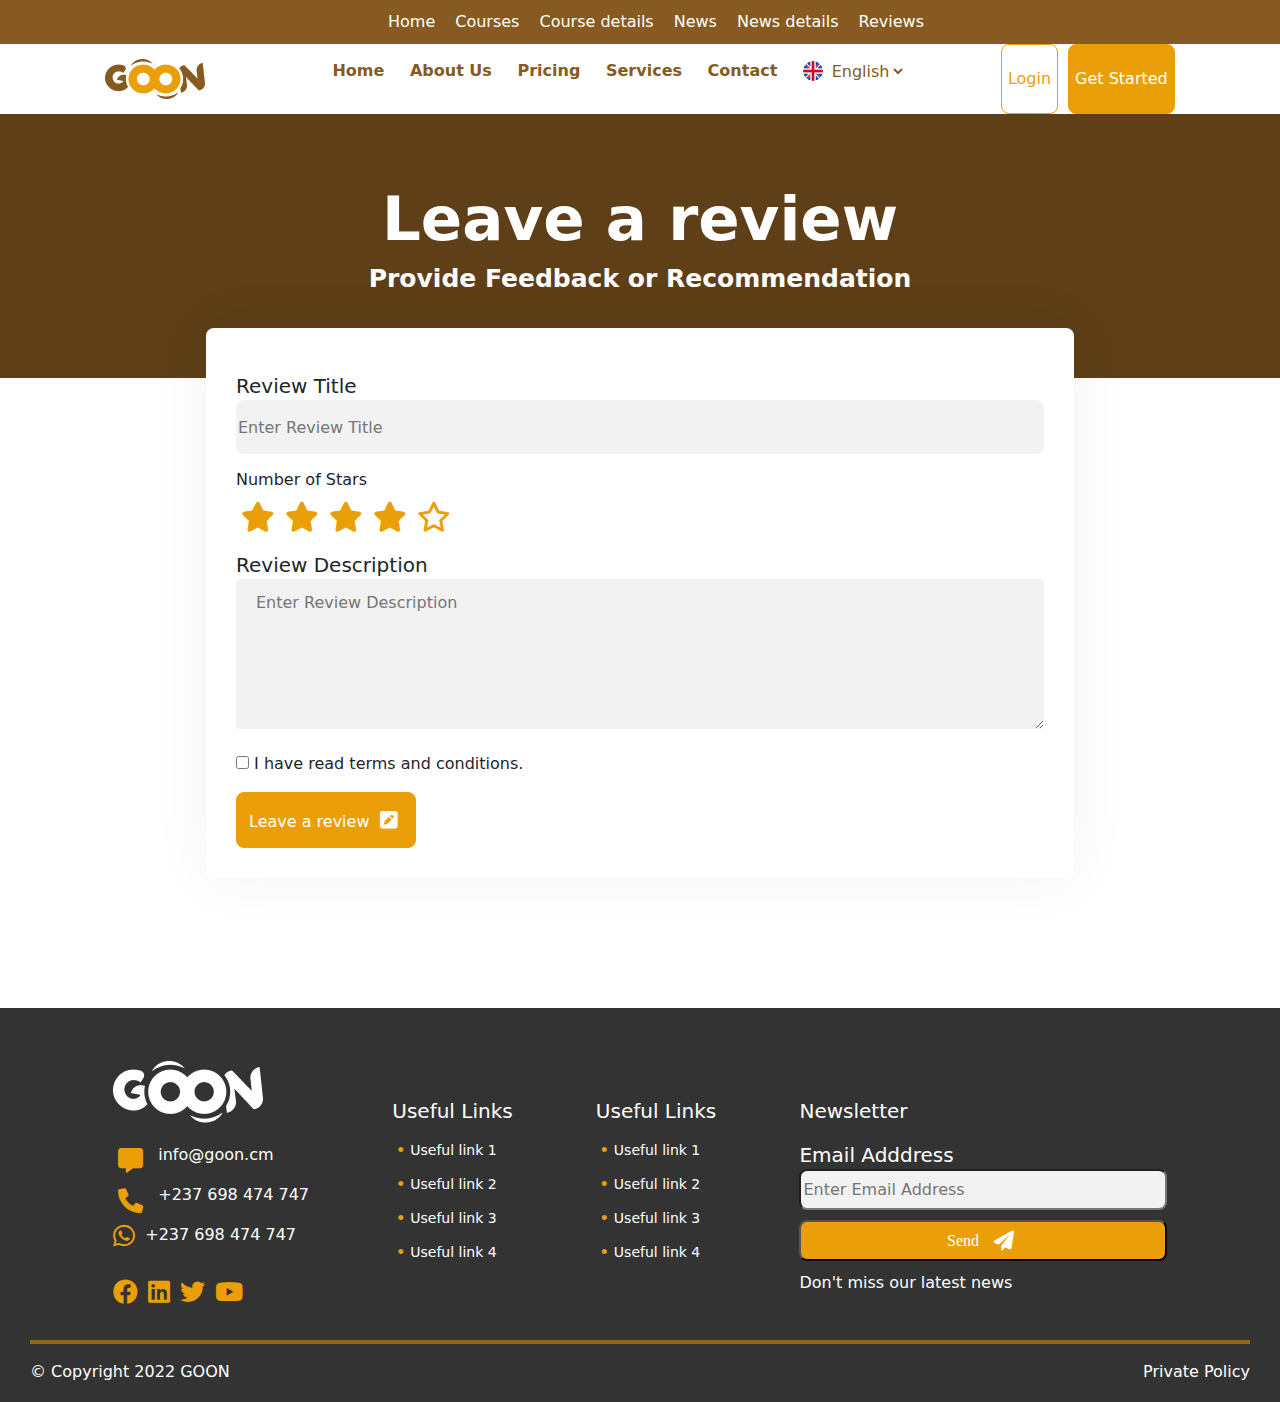
<file: reviews.html>
<!DOCTYPE html>
<html lang="en">

<head>
    <meta charset="UTF-8">
    <meta http-equiv="X-UA-Compatible" content="IE=edge">
    <meta name="viewport" content="width=device-width, initial-scale=1.0">
    <title>Reviews</title>
    <link rel="stylesheet" href="/styles/style.css">
    <link rel="stylesheet" href="/styles/course-details.css">
    <link rel="stylesheet" href="/bootstrap/css/bootstrap.min.css">
    <link rel="stylesheet" href="/fontawesome/css/all.min.css">
    <link rel="stylesheet" href="/styles/reviews.css">
    <link rel="stylesheet" href="/styles/news.css">
    <link rel="stylesheet" href="/styles/courses.css">
    <script src="/script/javascript.js"></script>
</head>

<body>
    <div w3-include-html="homepage.html"></div>
    <div w3-include-html="header.html" class="top-header"></div>

    <div class="reviews-top">
        <h3>Leave a review</h3>
        <p>Provide Feedback or Recommendation</p>
    </div>

    <section class="course-details-2">
        <div class="div-1-reviews">
           <form action="">
                <p>
                    <div><label for="title">Review Title</label></div>
                    <input type="text" name="title" placeholder="Enter Review Title">
                </p>
                <h6>Number of Stars</h6>
                <div class="stars">
                <i class="fa-solid fa-star"></i><i class="fa-solid fa-star"></i><i class="fa-solid fa-star"></i><i class="fa-solid fa-star"></i><i class="fa-regular fa-star"></i>
                </div>
                <p>
                    <div><label for="description">Review Description</label></div>
                    <textarea name="description" placeholder="Enter Review Description"></textarea>
                </p>
                <div><p><input type="checkbox"> I have read terms and conditions.</p></div>
                <button class="get-started-reviews">
                    Leave a review <i class="fa-solid fa-square-pen"></i>
                </button>
           </form>
        </div>
    </section>

    <div w3-include-html="footer.html"></div>
    <script>
        includeHTML();
    </script>
</body>

</html>
</file>
<file: styles/style.css>
a {
    text-decoration: none;
}

li {
    list-style: none;
}

.main-header {
    position: absolute;
    width: 100%;
    /* background-color: #8b8b8b47; */
}

.section-1 {
    width: 100%;
    background: url(/images/image2.png);
    background-color: #5E3F17;
    background-position: right;
    background-repeat: no-repeat;
    display: flex;
}

.welcome {
    width: 80%;
    padding-left: 80px;
    background: rgb(253, 245, 230);
    display: flex;
    flex-direction: column;
    align-items: flex-start;
    padding-block: 30px;
    gap: 30px;
}

.goon-2 {
    font-style: normal;
    font-weight: 700;
    font-size: 55px;
    line-height: 120%;
    color: #2D1E0B;
}

.lorem {
    font-style: normal;
    font-weight: 400;
    font-size: 16px;
    line-height: 150%;
    color: #2D1E0B;
}

.image-1 {
    width: 40vw;
    height: 100%;
    padding-right: 50%;
}

.goon-span {
    color: #EA9F08;
    border-bottom: 4px solid #EA9F08;
}

.section-buttons {
    gap: 20px;
}

.secto {
    display: flex;
    width: 100%;
    flex-direction: column;
    align-content: space-between;
    padding: 50px;
    text-align: center;
}

.section-2 {
    display: flex;
    width: 100%;
    height: 60%;
    background: #FDF5E6;
    align-items: center;
    justify-content: space-between;
    font-style: normal;
    padding: 40px;
}

.section-2 h3 {
    font-weight: 700;
    font-size: 40px;
    line-height: 120%;
}

.section-2 img {
    width: 240px;
    height: 240px;
}

.space {
    padding: 20px;
}

.section-3 {
    flex-direction: column;
    width: 100%;
}

.section-3 h3 {
    font-weight: 700;
    font-size: 35px;
    color: #2D1E0B;
    padding-left: 10px;
}

.mathsfree {
    padding: 4px;
    gap: 6px;
    background: #F6D89A;
    color: #2D1E0B;
    border-radius: 4px;
    display: flex;
    align-items: center;
    font-style: normal;
    font-weight: 400;
    font-size: 13px;
}

.fas {
    color: #EA9F08;
}

.section-3-content {
    display: flex;
    flex-direction: row;
    justify-content: center;
    padding: 40px 20px;
    border-radius: 16px;
    gap: 10px;
}

.rectangle {
    width: 100%;
    height: 180px;
}

.course {
    display: flex;
    flex-direction: column;
    gap: 10px;
    background: #FFFFFF;
    box-shadow: 0px 0px 64px rgba(0, 0, 0, 0.05);
    border-radius: 8px;
}

.course p {
    font-style: normal;
    font-weight: 600;
    font-size: 15px;
    line-height: 100%;
    color: #2D1E0B;
}

.maths-content {
    display: flex;
    flex-direction: row;
    justify-content: space-between;
    font-style: normal;
    font-weight: 700;
    font-size: 14px;
    color: #865A21;
}

.maths-content-2 {
    display: flex;
    flex-direction: row;
    justify-content: space-around;
    gap: 20px;
}

.maths-enroll {
    gap: 10px;
    width: 120px;
    height: 50px;
    background: #EA9F08;
    border: 1px solid #EA9F08;
    color: #fff;
    border-radius: 8px;
    display: flex;
    align-items: center;
    justify-content: center;
}

.section-4 {
    height: 600px;
}

.section_courses {
    background: #865A21;
    height: 250px;
}

.section-title {
    padding-block: 30px 20px;
}

.section-4 h3 {
    font-size: 49px;
    color: #F2F2F2;
    text-align: center;
    width: 100%;
}

.courses {
    transform: translateY(30px);
}

.cta {
    display: flex;
    justify-content: center;
    margin-top: 50px;
}

.view-all {
    padding: 8px;
    color: #fff;
    background: #EA9F08;
    border: 1px solid #EA9F08;
    border-radius: 8px;
}

.columns {
    display: flex;
    justify-content: space-evenly;
}

.cols {
    display: flex;
    flex-direction: column;
    justify-content: center;
    align-items: center;
    width: 22%;
    height: 290.62px;
    background: #FDF5E6;
    box-shadow: 0px 0px 16px rgba(0, 0, 0, 0.1);
    border-radius: 16px;
}

.imgs {
    display: flex;
    justify-content: space-between;
}

.imgs img {
    width: 10%;
    height: 75px;
    padding-bottom: 20px;
}

.cols:hover {
    background: #865A21;
    border: 2px solid #F2F2F2;
    color: #fff;
}

@media only screen and (max-width: 600px) {
    .section-2 img {
        width: 200px;
        height: 200px;
    }

    .section-2 h3 {
        font-size: 28px;
    }

    .section-2 p {
        font-size: 16px;
    }
}

@media only screen and (min-width: 650px) {
    .section-3 h3 {
        padding-left: 4%;
    }
}

@media only screen and (min-width: 1130px) {
    .section-3 h3 {
        padding-left: 6%;
    }
}

@media only screen and (min-width: 1200px) {
    .section-3 h3 {
        padding-left: 9%;
    }
}

@media only screen and (min-width: 1360px) {
    .section-3 h3 {
        padding-left: 12%;
    }
}

@media only screen and (max-width: 650px) {
    .section-3 {
        display: flex;
        align-items: center;
    }

    .section-3-content {
        display: block;
        justify-content: center;
    }

    .course {
        width: 100%;
        margin: 10px;
    }

    .maths-content-2 {
        justify-content: space-between;
    }
}
</file>
<file: styles/course-details.css>
.course-details-1 {
    height: 500px;
    background-color: #5E3F17;
    display: flex;
    flex-direction: column;
    justify-content: space-evenly;
    padding-left: 90px;
    padding-right: 60px
}

.course-details-1 h3 {
    font-weight: 700;
    font-size: 52px;
    color: white;
}

.course-details-1 p {
    font-weight: 400;
    font-size: 15px;
    color: white;
    font-style: normal;
}

.course-info {
    display: flex;
    flex-direction: row;
    font-size: 16px;
    font-weight: 400;
    color: #fff;
    gap: 20px;
}

.course-info .fa-regular, .course-info .fa-solid{
    color: #EA9F08;
}

.course-details-2 {
    display: flex;
    flex-direction: row;
    align-items: center;
    justify-content: center;
    padding: 20px;
}

.div-1 {
    width: 60%;
    background: #FFFFFF;
    box-shadow: 0px 0px 64px rgba(0, 0, 0, 0.05);
    border-radius: 8px;
    margin: 20px;
    transform: translateY(-90px);
}

.div-2 {
    width: 30%;
}

.active{
    padding-bottom: 20px;
    border-bottom: 4px solid #EA9F08;
}

.div-1-nav ul{
    display: flex;
    font-style: normal;
    font-weight: 500;
    font-size: 20px;
    line-height: 120%;
}

.div-1-nav li {
    float: left;
    padding: 10px;
    color: #EA9F08;

}

.part-1 {
    display: flex;
    flex-direction: row;
    justify-content: space-around;
}

.rectangle-2 {
    width: 90%;
    height: 180px;
}

.details-maths-enroll{
    box-sizing: border-box;
    gap: 10px;
    width: 100%;
    height: 50px;
    background: #EA9F08;
    border: 1px solid #EA9F08;
    color: #fff;
    border-radius: 8px;
}

.details-maths-enroll-2{
    box-sizing: border-box;
    gap: 10px;
    width: 100%;
    height: 50px;
    background: transparent;
    border: 1px solid #EA9F08;
    color: #EA9F08;
    border-radius: 8px;
}

.review{
    display: flex;
    flex-direction: row;
    padding: 20px;
    justify-content: space-around;
    gap: 20px;
}

.erica{
    display: flex;
    flex-direction: row;
    gap: 20px;
}
</file>
<file: styles/course_details.css>
.course-details-1 {
    height: 500px;
    background-color: #5E3F17;
    display: flex;
    flex-direction: column;
    justify-content: space-evenly;
    padding-left: 90px;
    padding-right: 60px
}

.course-details-1 h3 {
    font-weight: 700;
    font-size: 52px;
    color: white;
}

.course-details-1 p {
    font-weight: 400;
    font-size: 15px;
    color: white;
    font-style: normal;
}

.course-info {
    display: flex;
    flex-direction: row;
    font-size: 16px;
    font-weight: 400;
    color: #fff;
    gap: 20px;
}

.course-info .fa-regular, .course-info .fa-solid{
    color: #EA9F08;
}

.course-details-2 {
    display: flex;
    flex-direction: row;
    align-items: center;
    justify-content: center;
    padding: 20px;
}

.div-1 {
    width: 60%;
    background: #FFFFFF;
    box-shadow: 0px 0px 64px rgba(0, 0, 0, 0.05);
    border-radius: 8px;
    margin: 20px;
    transform: translateY(-160px);
}

.div-2 {
    width: 30%;
    /* padding: 30px; */
}

.active{
    padding-bottom: 20px;
    border-bottom: 4px solid #EA9F08;
}

.div-1-nav ul{
    display: flex;
    font-style: normal;
    font-weight: 500;
    font-size: 20px;
    line-height: 120%;
}

.div-1-nav li {
    float: left;
    padding: 10px;
    color: #EA9F08;

}

.part-1 {
    display: flex;
    flex-direction: column;
    justify-content: space-around;
    padding: 10px;
}

.rectangle-2 {
    width: 90%;
    height: 180px;
}

.details-maths-enroll{
    box-sizing: border-box;
    gap: 10px;
    width: 100%;
    height: 50px;
    background: #EA9F08;
    border: 1px solid #EA9F08;
    color: #fff;
    border-radius: 8px;
    display: flex;
    align-items: center;
    justify-content: center;
}

.details-maths-enroll-2{
    box-sizing: border-box;
    gap: 10px;
    width: 100%;
    height: 50px;
    background: transparent;
    border: 1px solid #EA9F08;
    color: #EA9F08;
    border-radius: 8px;
}

.review{
    display: flex;
    flex-direction: row;
    /* padding: 20px; */
    justify-content: space-around;
    /* gap: 20px; */
}

.erica{
    display: flex;
    flex-direction: row;
    gap: 20px;
    /* padding: 20px; */
}

.information{
    display: flex;
    justify-content: space-between;
    /* padding: 20px; */
    align-items: center
}
</file>
<file: styles/courses.css>
.courses {
    height: 264px;
    background: url(/images/image\ 10.png);
    background-color: #5E3F17;
    background-position: center;
    background-blend-mode: overlay;
    background-size: contain;
    display: flex;
    justify-content: center;
    text-align: center;
    align-items: center;
}

.section-3-course{
    display: flex;
    flex-direction: column;
    padding-top: 50px;
    width: 100%;
}

.courses p {
    font-weight: 700;
    font-size: 61px;
    color: white;
}

.get-started{
    padding: 100px;
    width: 100vw;
    justify-content: center;
}

.section-2-course {
    display: flex;
    padding: 30px;
    flex-direction: row;
    /* width: 70%; */
    height: 25vh;
    background: #EA9F08;
    align-items: center;
    justify-content: space-evenly;
    /* bottom: 30px; */
    border-radius: 15px;
}

.phrase-1, .phrase-2{
    font-style: normal;
    font-weight: 700;
    font-size: 30px;
    color: #2D1E0B;
    /* font-family: 'Manrope'; */
}

.section-2-course img {
    width: 200px;
    height: 200px;
}

.phrase-2 {
    color: #fff;
}
</file>
<file: styles/footer.css>
.footer-2 {
    padding: 55px 30px 2px 30px;
    width: 100%;
    /* height: 432px; */
    background: #333333;
    color: #fff;
}

.footer-2 .footer-top {
    display: flex;
    /* flex-direction: row; */
    /* grid-template-columns: 1fr 1fr 1fr 1fr; */
    justify-content: space-evenly;
}

.footer-top  .footer_title {
    height: 60px;
    margin-bottom: 20px;
    display: flex;
    align-items: flex-end;
}

.footer-content > img, .footer-links > h5, .footer_newsletter > h5 {
    margin-bottom: 10px
}

.footer_title > h5 {
    margin-bottom: 0px;
    width: 100%;
}

.footer-2 ul.social {
    display: flex;
    list-style: none;
    column-gap: 10px;
    padding-left: 0;
}

.footer-2 .contact {
    list-style: none;
    padding-left: 0;
}

.footer-2 ul.contact li {
    font-style: normal;
    font-weight: 400;
    font-size: 16px;
    line-height: 150%;
    color: #FFFFFF;
    display: flex;
    column-gap: 10px;
}

.footer-2 ul.contact li .fa-solid, .fa-brands{
    border-radius: 0px;
    font-size: 25px;
    color: #EA9F08;
}

.footer-2 ul.contact li p {
    font-style: normal;
    font-weight: 400;
    font-size: 16px;
    line-height: 150%;
    color: #fff;
}

.footer-bottom {
    display: flex;
    flex-direction: row;
    justify-content: space-between;
}

.footer_newsletter .form {
    display: flex;
    flex-flow: column;
    row-gap: 10px;
}

.footer-2 .footer_newsletter input[type="email"] {
    width: 100%;
    height: 41px;
    background: #F2F2F2;
    border-radius: 8px;
}

.submit-button {
    display: flex;
    justify-content: center;
    align-items: center;
    gap: 10px;
    width: 100%;
    height: 41px;
    background: #EA9F08;
    border-radius: 8px;
    font-family: 'Manrope';
    font-style: normal;
    font-weight: 400;
    font-size: 16px;
    line-height: 150%;
    color: #fff;
}

.line-2 {
    width: 100%;
    opacity: 0.5;
    border: 2px solid #EA9F08;

}

.link-list {
    display: flex;
    flex-direction: column;
    line-height: 120%;
    gap: 20px;
    font-weight: 400;
    font-size: 14px;
    line-height: 100%;
}

.link-list ::before {
    content: "\2022";
    color: #EA9F08;
    font-weight: 800;
    display: inline-block;
    width: 1em;
    margin-left: -2em;
}

@media screen and (max-width: 790px) {
    .footer-top{
        display: flex;
        flex-direction: column;
    }
}
</file>
<file: styles/reviews.css>
.reviews-top {
    height: 264px;
    background-color: #5E3F17;
    background-position: center;
    display: flex;
    flex-direction: column;
    justify-content: center;
    text-align: center;
    align-content: center;
}

.reviews-top h3 {
    font-style: normal;
    font-weight: 700;
    font-size: 61px;
    line-height: 120%;
    color: #fff;
}

.reviews-top p {
    font-style: normal;
    font-weight: 600;
    font-size: 25px;
    line-height: 120%;
    color: #fff;
}

.div-1-reviews {
    width: 70%;
    background: #FFFFFF;
    box-shadow: 0px 0px 64px rgba(0, 0, 0, 0.05);
    border-radius: 8px;
    margin: 20px;
    transform: translateY(-90px);
    padding: 30px;
    gap: 30px;
}

label {
    font-weight: 500;
    font-size: 20px;
    line-height: 120%;
}

textarea {
    width: 100%;
    height: 150px;
    padding: 12px 20px;
    border: none;
    border-radius: 4px;
    background-color: #F2F2F2;
    font-size: 16px;
    resize: none;
}

.div-1-reviews input[type="text"] {
    width: 100%;
    height: 54px;
    background: #F2F2F2;
    border-radius: 8px;
    border: none;
}

.stars .fa-solid,
.fa-regular {
    color: #EA9F08;
    padding: 5px;
    font-size: 30px;
}

.fa-solid {
    padding: 5px;
    font-size: 20px;
}

.get-started-reviews{
    padding: 12px;
    color: #fff;
    background: #EA9F08;
    border: 1px solid #EA9F08;
    border-radius: 8px;
}

.course-details-2 {
    display: flex;
    flex-direction: row;
    align-items: center;
    justify-content: center;
    padding: 20px;
}
</file>
<file: styles/news.css>
.news-courses {
    height: 264px;
    background: url(/images/image2.png);
    background-color: #5E3F17;
    background-position: center;
    background-size: cover;
    display: flex;
    justify-content: center;
    text-align: center;
    align-items: center;
}

.news-courses p {
    font-weight: 700;
    font-size: 61px;
    color: white;
}

.news-mid {
    display: flex;
    flex-direction: column;
    padding: 10px;
    gap: 30px;
}

.div-1-nav a {
    color: #2D1E0B;
    width: 100%;
}

.news-div-2 {
    display: flex;
    width: 100%;
    flex-direction: row;
    justify-content: center;
    padding: 20px;
    gap: 30px;
    align-items: center
}

.news-active {
    background: #F6D89A;
    border: 1px solid;
    padding: 10px;
}

.news-div-2 img {
    width: 50vw;
    height: 100%;
}

.erica-news {
    display: flex;
    flex-direction: row;
    gap: 7px;
    align-items: center;
}

.erica-news p {
    font-size: 13px;
}

.news-maths-enroll {
    height: 50px;
    background: #EA9F08;
    border: 1px solid #EA9F08;
    color: #fff;
    border-radius: 8px;
}

.course-news {
    display: flex;
    flex-direction: column;
    /* padding: 10px; */
    gap: 10px;
    background: #FFFFFF;
    box-shadow: 0px 0px 64px rgba(0, 0, 0, 0.05);
    /* border-radius: 8px; */
    border: 1px solid #E0E0E0;
    width: 100%;
}

.news-tag {
    font-weight: 500;
    font-size: 20px;
    line-height: 120%;
    color: #EB5757;
}
</file>
